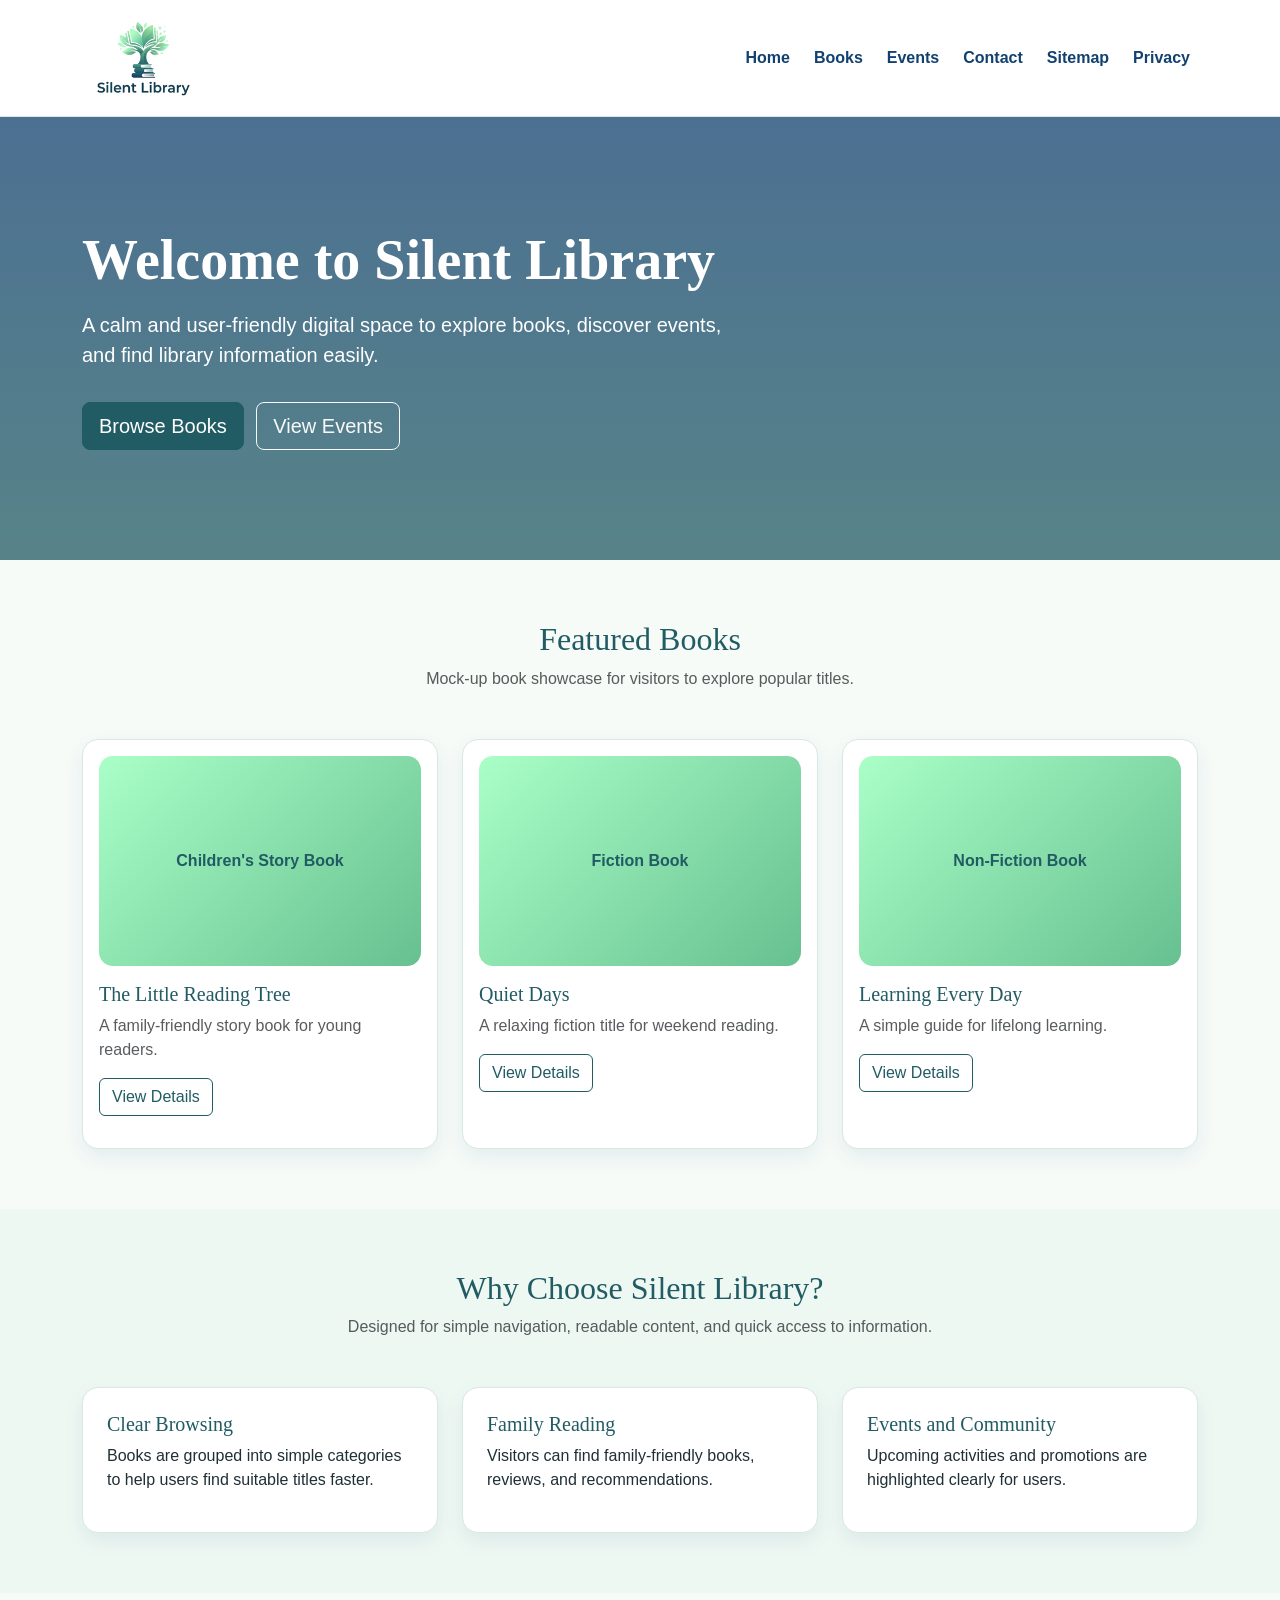
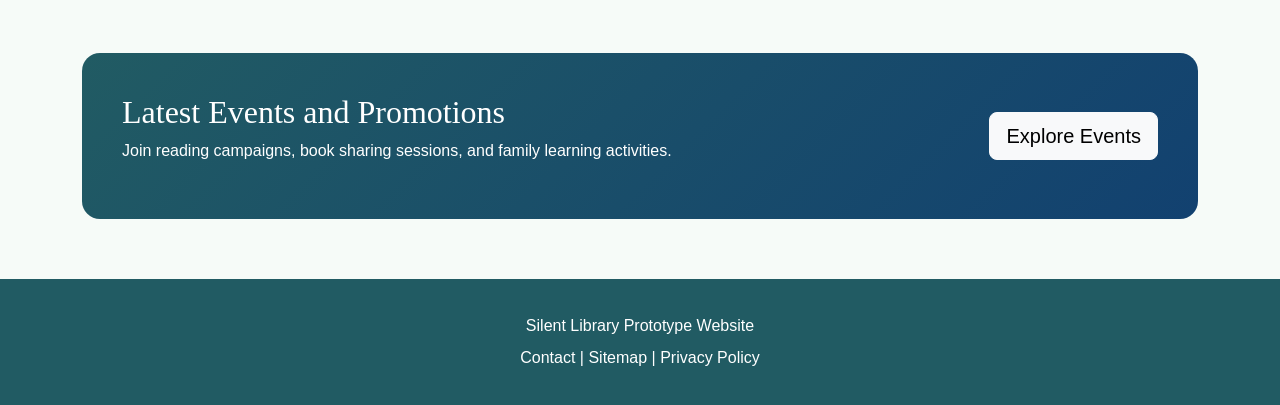
<file: index.html>
<!doctype html>
<html lang="en">
  <head>
    <meta charset="UTF-8" />
    <meta name="viewport" content="width=device-width, initial-scale=1.0" />
    <title>Silent Library | Home</title>
    <link
      href="https://cdn.jsdelivr.net/npm/bootstrap@5.3.3/dist/css/bootstrap.min.css"
      rel="stylesheet"
    />
    <link rel="stylesheet" href="css/style.css" />
  </head>
  <body>
    <!-- Header / Navigation -->
    <nav class="navbar navbar-expand-lg sticky-top">
      <div class="container">
        <a class="navbar-brand" href="index.html">
          <img
  src="images/SilentLibraryLogo.png"
  alt="Silent Library logo"
  height="40"
/>
          <span class="visually-hidden">Silent Library</span>
        </a>
        <div class="navbar-nav ms-auto flex-row flex-wrap gap-2">
          <a class="nav-link" href="index.html">Home</a>
          <a class="nav-link" href="books.html">Books</a>
          <a class="nav-link" href="events.html">Events</a>
          <a class="nav-link" href="contact.html">Contact</a>
          <a class="nav-link" href="sitemap.html">Sitemap</a>
          <a class="nav-link" href="privacy.html">Privacy</a>
        </div>
      </div>
    </nav>

    <!-- Hero Section -->
    <header class="hero-section">
      <div class="container">
        <div class="row align-items-center">
          <div class="col-lg-7">
            <h1 class="display-4 fw-bold">Welcome to Silent Library</h1>
            <p class="lead mt-3">
              A calm and user-friendly digital space to explore books, discover
              events, and find library information easily.
            </p>
            <a href="books.html" class="btn btn-main btn-lg mt-3 me-2"
              >Browse Books</a
            >
            <a href="events.html" class="btn btn-outline-light btn-lg mt-3"
              >View Events</a
            >
          </div>
        </div>
      </div>
    </header>

    <!-- Featured Books -->
    <section class="section-padding">
      <div class="container">
        <div class="text-center mb-5">
          <h2>Featured Books</h2>
          <p class="text-muted">
            Mock-up book showcase for visitors to explore popular titles.
          </p>
        </div>
        <div class="row g-4">
          <div class="col-md-4">
            <div class="card custom-card p-3">
              <div class="book-cover-box">Children's Story Book</div>
              <div class="card-body px-0">
                <h5>The Little Reading Tree</h5>
                <p class="text-muted">
                  A family-friendly story book for young readers.
                </p>
                <a href="book-details.html" class="btn btn-outline-main"
                  >View Details</a
                >
              </div>
            </div>
          </div>
          <div class="col-md-4">
            <div class="card custom-card p-3">
              <div class="book-cover-box">Fiction Book</div>
              <div class="card-body px-0">
                <h5>Quiet Days</h5>
                <p class="text-muted">
                  A relaxing fiction title for weekend reading.
                </p>
                <a href="book-details.html" class="btn btn-outline-main"
                  >View Details</a
                >
              </div>
            </div>
          </div>
          <div class="col-md-4">
            <div class="card custom-card p-3">
              <div class="book-cover-box">Non-Fiction Book</div>
              <div class="card-body px-0">
                <h5>Learning Every Day</h5>
                <p class="text-muted">A simple guide for lifelong learning.</p>
                <a href="book-details.html" class="btn btn-outline-main"
                  >View Details</a
                >
              </div>
            </div>
          </div>
        </div>
      </div>
    </section>

    <!-- Why Choose Us -->
    <section class="section-padding bg-soft">
      <div class="container">
        <div class="text-center mb-5">
          <h2>Why Choose Silent Library?</h2>
          <p class="text-muted">
            Designed for simple navigation, readable content, and quick access
            to information.
          </p>
        </div>
        <div class="row g-4">
          <div class="col-md-4">
            <div class="custom-card p-4 bg-white">
              <h5>Clear Browsing</h5>
              <p>
                Books are grouped into simple categories to help users find
                suitable titles faster.
              </p>
            </div>
          </div>
          <div class="col-md-4">
            <div class="custom-card p-4 bg-white">
              <h5>Family Reading</h5>
              <p>
                Visitors can find family-friendly books, reviews, and
                recommendations.
              </p>
            </div>
          </div>
          <div class="col-md-4">
            <div class="custom-card p-4 bg-white">
              <h5>Events and Community</h5>
              <p>
                Upcoming activities and promotions are highlighted clearly for
                users.
              </p>
            </div>
          </div>
        </div>
      </div>
    </section>

    <!-- Events Highlight -->
    <section class="section-padding">
      <div class="container">
        <div class="event-banner">
          <div class="row align-items-center">
            <div class="col-lg-8">
              <h2>Latest Events and Promotions</h2>
              <p>
                Join reading campaigns, book sharing sessions, and family
                learning activities.
              </p>
            </div>
            <div class="col-lg-4 text-lg-end">
              <a href="events.html" class="btn btn-light btn-lg"
                >Explore Events</a
              >
            </div>
          </div>
        </div>
      </div>
    </section>

    <!-- Footer -->
    <footer>
      <div class="container text-center">
        <p class="mb-2">Silent Library Prototype Website</p>
        <a href="contact.html">Contact</a> |
        <a href="sitemap.html">Sitemap</a> |
        <a href="privacy.html">Privacy Policy</a>
      </div>
    </footer>
  </body>
</html>
</file>
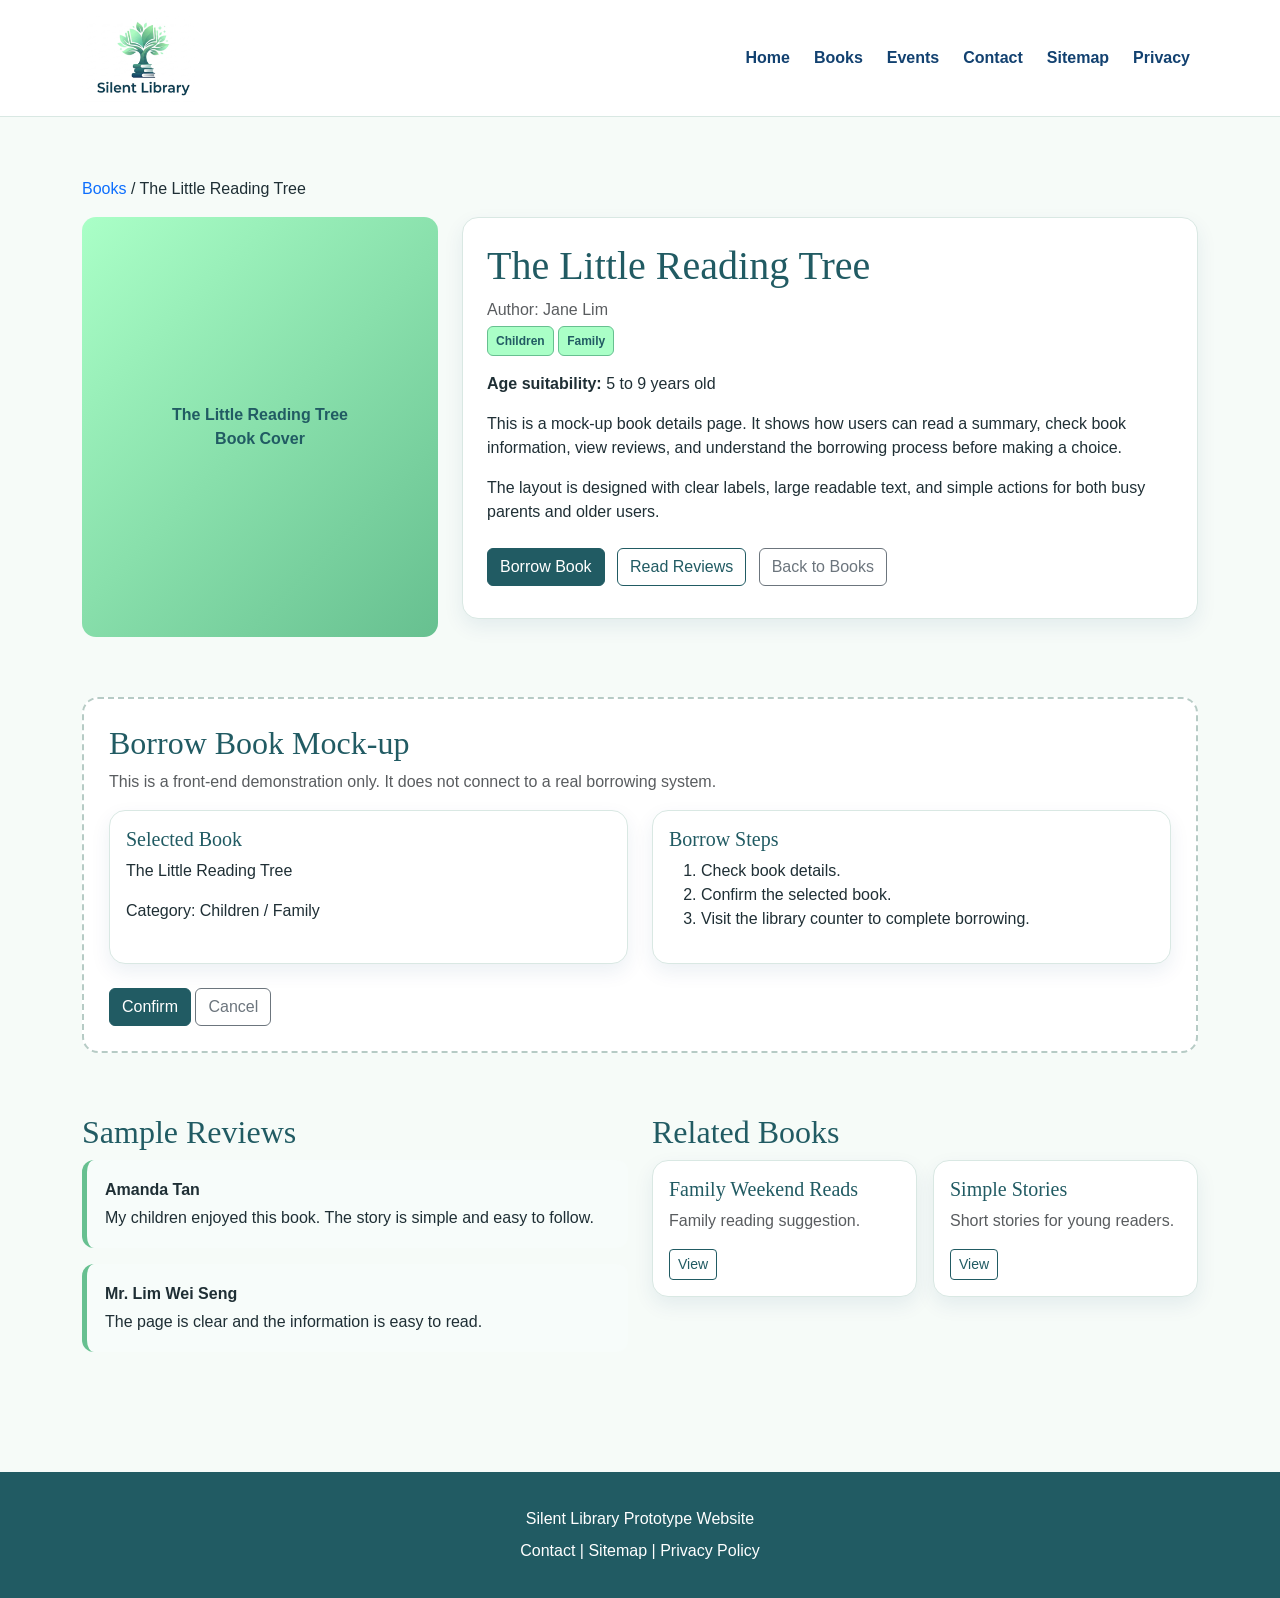
<file: book-details.html>
<!doctype html>
<html lang="en">
  <head>
    <meta charset="UTF-8" />
    <meta name="viewport" content="width=device-width, initial-scale=1.0" />
    <title>Silent Library | Book Details</title>
    <link
      href="https://cdn.jsdelivr.net/npm/bootstrap@5.3.3/dist/css/bootstrap.min.css"
      rel="stylesheet"
    />
    <link rel="stylesheet" href="css/style.css" />
  </head>
  <body>
    <nav class="navbar navbar-expand-lg sticky-top">
      <div class="container">
        <a class="navbar-brand" href="index.html">
          <img
            src="images/SilentLibraryLogo.png" alt="Silent Library logo"
            height="40"
          />
           
          <span class="visually-hidden">Silent Library</span>
        </a>
        <div class="navbar-nav ms-auto flex-row flex-wrap gap-2">
          <a class="nav-link" href="index.html">Home</a>
          <a class="nav-link" href="books.html">Books</a>
          <a class="nav-link" href="events.html">Events</a>
          <a class="nav-link" href="contact.html">Contact</a>
          <a class="nav-link" href="sitemap.html">Sitemap</a>
          <a class="nav-link" href="privacy.html">Privacy</a>
        </div>
      </div>
    </nav>

    <main class="section-padding">
      <div class="container">
        <p>
          <a href="books.html" class="text-decoration-none">Books</a> / The
          Little Reading Tree
        </p>
        <div class="row g-4 align-items-start">
          <div class="col-lg-4">
            <div class="book-cover-box" style="min-height: 420px">
              The Little Reading Tree<br />Book Cover
            </div>
          </div>
          <div class="col-lg-8">
            <div class="custom-card p-4 bg-white">
              <h1>The Little Reading Tree</h1>
              <p class="text-muted mb-1">Author: Jane Lim</p>
              <p>
                <span class="badge badge-category p-2">Children</span>
                <span class="badge badge-category p-2">Family</span>
              </p>
              <p><strong>Age suitability:</strong> 5 to 9 years old</p>
              <p>
                This is a mock-up book details page. It shows how users can read
                a summary, check book information, view reviews, and understand
                the borrowing process before making a choice.
              </p>
              <p>
                The layout is designed with clear labels, large readable text,
                and simple actions for both busy parents and older users.
              </p>
              <div class="mt-4">
                <a href="#borrow" class="btn btn-main me-2 mb-2">Borrow Book</a>
                <a href="#reviews" class="btn btn-outline-main me-2 mb-2"
                  >Read Reviews</a
                >
                <a href="books.html" class="btn btn-outline-secondary mb-2"
                  >Back to Books</a
                >
              </div>
            </div>
          </div>
        </div>

        <!-- Mock Borrow Panel -->
        <section id="borrow" class="section-padding pb-0">
          <div class="mock-box">
            <h2>Borrow Book Mock-up</h2>
            <p class="text-muted">
              This is a front-end demonstration only. It does not connect to a
              real borrowing system.
            </p>
            <div class="row g-4">
              <div class="col-md-6">
                <div class="custom-card p-3 bg-white">
                  <h5>Selected Book</h5>
                  <p>The Little Reading Tree</p>
                  <p>Category: Children / Family</p>
                </div>
              </div>
              <div class="col-md-6">
                <div class="custom-card p-3 bg-white">
                  <h5>Borrow Steps</h5>
                  <ol>
                    <li>Check book details.</li>
                    <li>Confirm the selected book.</li>
                    <li>Visit the library counter to complete borrowing.</li>
                  </ol>
                </div>
              </div>
            </div>
            <div class="mt-4">
              <button class="btn btn-main">Confirm</button>
              <button class="btn btn-outline-secondary">Cancel</button>
            </div>
          </div>
        </section>

        <!-- Reviews and Related Books -->
        <section id="reviews" class="section-padding">
          <div class="row g-4">
            <div class="col-lg-6">
              <h2>Sample Reviews</h2>
              <div class="review-box mb-3">
                <p class="mb-1"><strong>Amanda Tan</strong></p>
                <p class="mb-0">
                  My children enjoyed this book. The story is simple and easy to
                  follow.
                </p>
              </div>
              <div class="review-box">
                <p class="mb-1"><strong>Mr. Lim Wei Seng</strong></p>
                <p class="mb-0">
                  The page is clear and the information is easy to read.
                </p>
              </div>
            </div>
            <div class="col-lg-6">
              <h2>Related Books</h2>
              <div class="row g-3">
                <div class="col-md-6">
                  <div class="custom-card p-3 bg-white">
                    <h5>Family Weekend Reads</h5>
                    <p class="text-muted">Family reading suggestion.</p>
                    <a
                      href="book-details.html"
                      class="btn btn-outline-main btn-sm"
                      >View</a
                    >
                  </div>
                </div>
                <div class="col-md-6">
                  <div class="custom-card p-3 bg-white">
                    <h5>Simple Stories</h5>
                    <p class="text-muted">Short stories for young readers.</p>
                    <a
                      href="book-details.html"
                      class="btn btn-outline-main btn-sm"
                      >View</a
                    >
                  </div>
                </div>
              </div>
            </div>
          </div>
        </section>
      </div>
    </main>

    <footer>
      <div class="container text-center">
        <p class="mb-2">Silent Library Prototype Website</p>
        <a href="contact.html">Contact</a> |
        <a href="sitemap.html">Sitemap</a> |
        <a href="privacy.html">Privacy Policy</a>
      </div>
    </footer>
  </body>
</html>
</file>
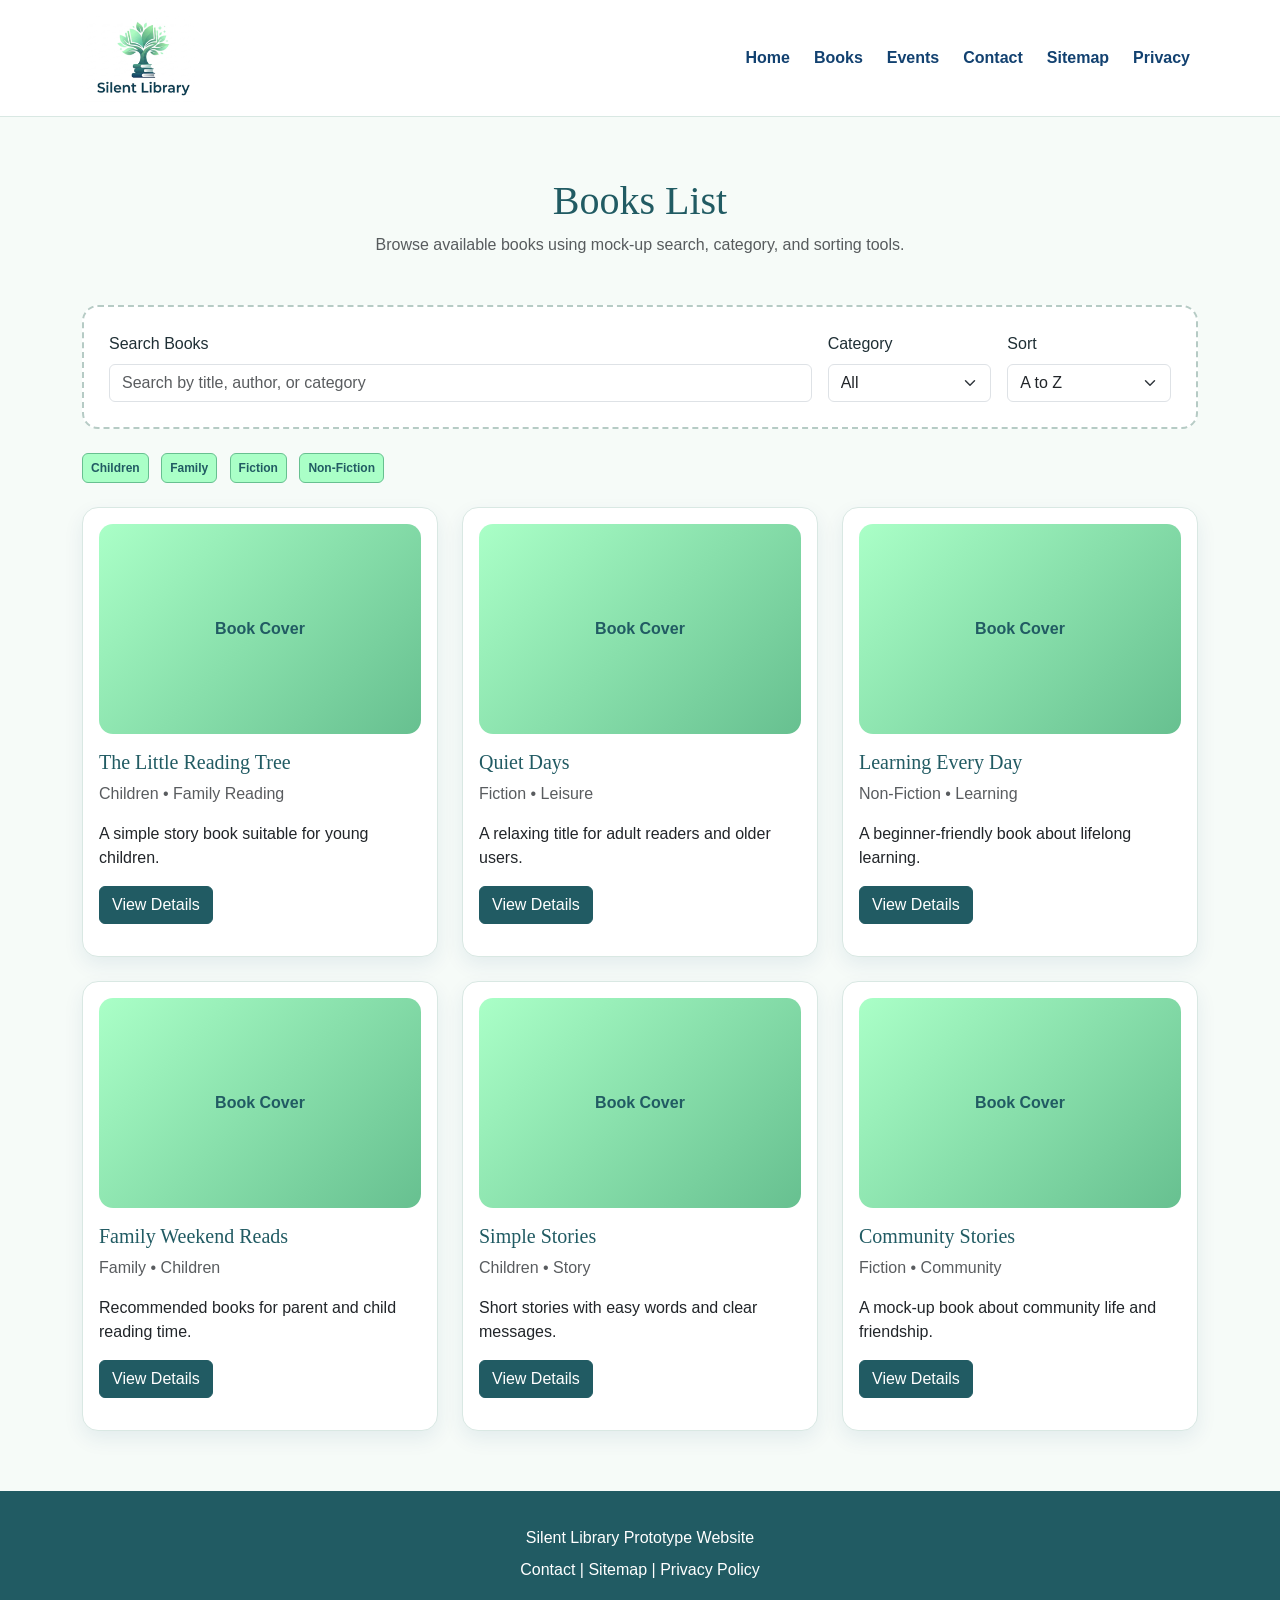
<file: books.html>
<!doctype html>
<html lang="en">
  <head>
    <meta charset="UTF-8" />
    <meta name="viewport" content="width=device-width, initial-scale=1.0" />
    <title>Silent Library | Books</title>
    <link
      href="https://cdn.jsdelivr.net/npm/bootstrap@5.3.3/dist/css/bootstrap.min.css"
      rel="stylesheet"
    />
    <link rel="stylesheet" href="css/style.css" />
  </head>
  <body>
    <nav class="navbar navbar-expand-lg sticky-top">
      <div class="container">
        <a class="navbar-brand" href="index.html">
         <img
            src="images/SilentLibraryLogo.png" 
           alt="Silent Library logo"
            height="40"
          />
          <span class="visually-hidden">Silent Library</span>
        </a>
        <div class="navbar-nav ms-auto flex-row flex-wrap gap-2">
          <a class="nav-link" href="index.html">Home</a>
          <a class="nav-link" href="books.html">Books</a>
          <a class="nav-link" href="events.html">Events</a>
          <a class="nav-link" href="contact.html">Contact</a>
          <a class="nav-link" href="sitemap.html">Sitemap</a>
          <a class="nav-link" href="privacy.html">Privacy</a>
        </div>
      </div>
    </nav>

    <main class="section-padding">
      <div class="container">
        <div class="text-center mb-5">
          <h1>Books List</h1>
          <p class="text-muted">
            Browse available books using mock-up search, category, and sorting
            tools.
          </p>
        </div>

        <!-- Mock-up Search Tools -->
        <div class="mock-box mb-4">
          <div class="row g-3">
            <div class="col-md-8">
              <label for="search" class="form-label">Search Books</label>
              <input
                type="text"
                class="form-control"
                id="search"
                placeholder="Search by title, author, or category"
              />
            </div>
            <div class="col-md-2">
              <label class="form-label">Category</label>
              <select class="form-select">
                <option>All</option>
                <option>Children</option>
                <option>Family</option>
                <option>Fiction</option>
                <option>Non-Fiction</option>
              </select>
            </div>
            <div class="col-md-2">
              <label class="form-label">Sort</label>
              <select class="form-select">
                <option>A to Z</option>
                <option>Newest</option>
                <option>Popular</option>
              </select>
            </div>
          </div>
        </div>

        <div class="mb-4">
          <span class="badge badge-category me-2 p-2">Children</span>
          <span class="badge badge-category me-2 p-2">Family</span>
          <span class="badge badge-category me-2 p-2">Fiction</span>
          <span class="badge badge-category me-2 p-2">Non-Fiction</span>
        </div>

        <!-- Book Cards -->
        <div class="row g-4">
          <div class="col-md-4">
            <div class="card custom-card p-3">
              <div class="book-cover-box">Book Cover</div>
              <div class="card-body px-0">
                <h5>The Little Reading Tree</h5>
                <p class="text-muted">Children • Family Reading</p>
                <p>A simple story book suitable for young children.</p>
                <a href="book-details.html" class="btn btn-main"
                  >View Details</a
                >
              </div>
            </div>
          </div>
          <div class="col-md-4">
            <div class="card custom-card p-3">
              <div class="book-cover-box">Book Cover</div>
              <div class="card-body px-0">
                <h5>Quiet Days</h5>
                <p class="text-muted">Fiction • Leisure</p>
                <p>A relaxing title for adult readers and older users.</p>
                <a href="book-details.html" class="btn btn-main"
                  >View Details</a
                >
              </div>
            </div>
          </div>
          <div class="col-md-4">
            <div class="card custom-card p-3">
              <div class="book-cover-box">Book Cover</div>
              <div class="card-body px-0">
                <h5>Learning Every Day</h5>
                <p class="text-muted">Non-Fiction • Learning</p>
                <p>A beginner-friendly book about lifelong learning.</p>
                <a href="book-details.html" class="btn btn-main"
                  >View Details</a
                >
              </div>
            </div>
          </div>
          <div class="col-md-4">
            <div class="card custom-card p-3">
              <div class="book-cover-box">Book Cover</div>
              <div class="card-body px-0">
                <h5>Family Weekend Reads</h5>
                <p class="text-muted">Family • Children</p>
                <p>Recommended books for parent and child reading time.</p>
                <a href="book-details.html" class="btn btn-main"
                  >View Details</a
                >
              </div>
            </div>
          </div>
          <div class="col-md-4">
            <div class="card custom-card p-3">
              <div class="book-cover-box">Book Cover</div>
              <div class="card-body px-0">
                <h5>Simple Stories</h5>
                <p class="text-muted">Children • Story</p>
                <p>Short stories with easy words and clear messages.</p>
                <a href="book-details.html" class="btn btn-main"
                  >View Details</a
                >
              </div>
            </div>
          </div>
          <div class="col-md-4">
            <div class="card custom-card p-3">
              <div class="book-cover-box">Book Cover</div>
              <div class="card-body px-0">
                <h5>Community Stories</h5>
                <p class="text-muted">Fiction • Community</p>
                <p>A mock-up book about community life and friendship.</p>
                <a href="book-details.html" class="btn btn-main"
                  >View Details</a
                >
              </div>
            </div>
          </div>
        </div>
      </div>
    </main>

    <footer>
      <div class="container text-center">
        <p class="mb-2">Silent Library Prototype Website</p>
        <a href="contact.html">Contact</a> |
        <a href="sitemap.html">Sitemap</a> |
        <a href="privacy.html">Privacy Policy</a>
      </div>
    </footer>
  </body>
</html>
</file>
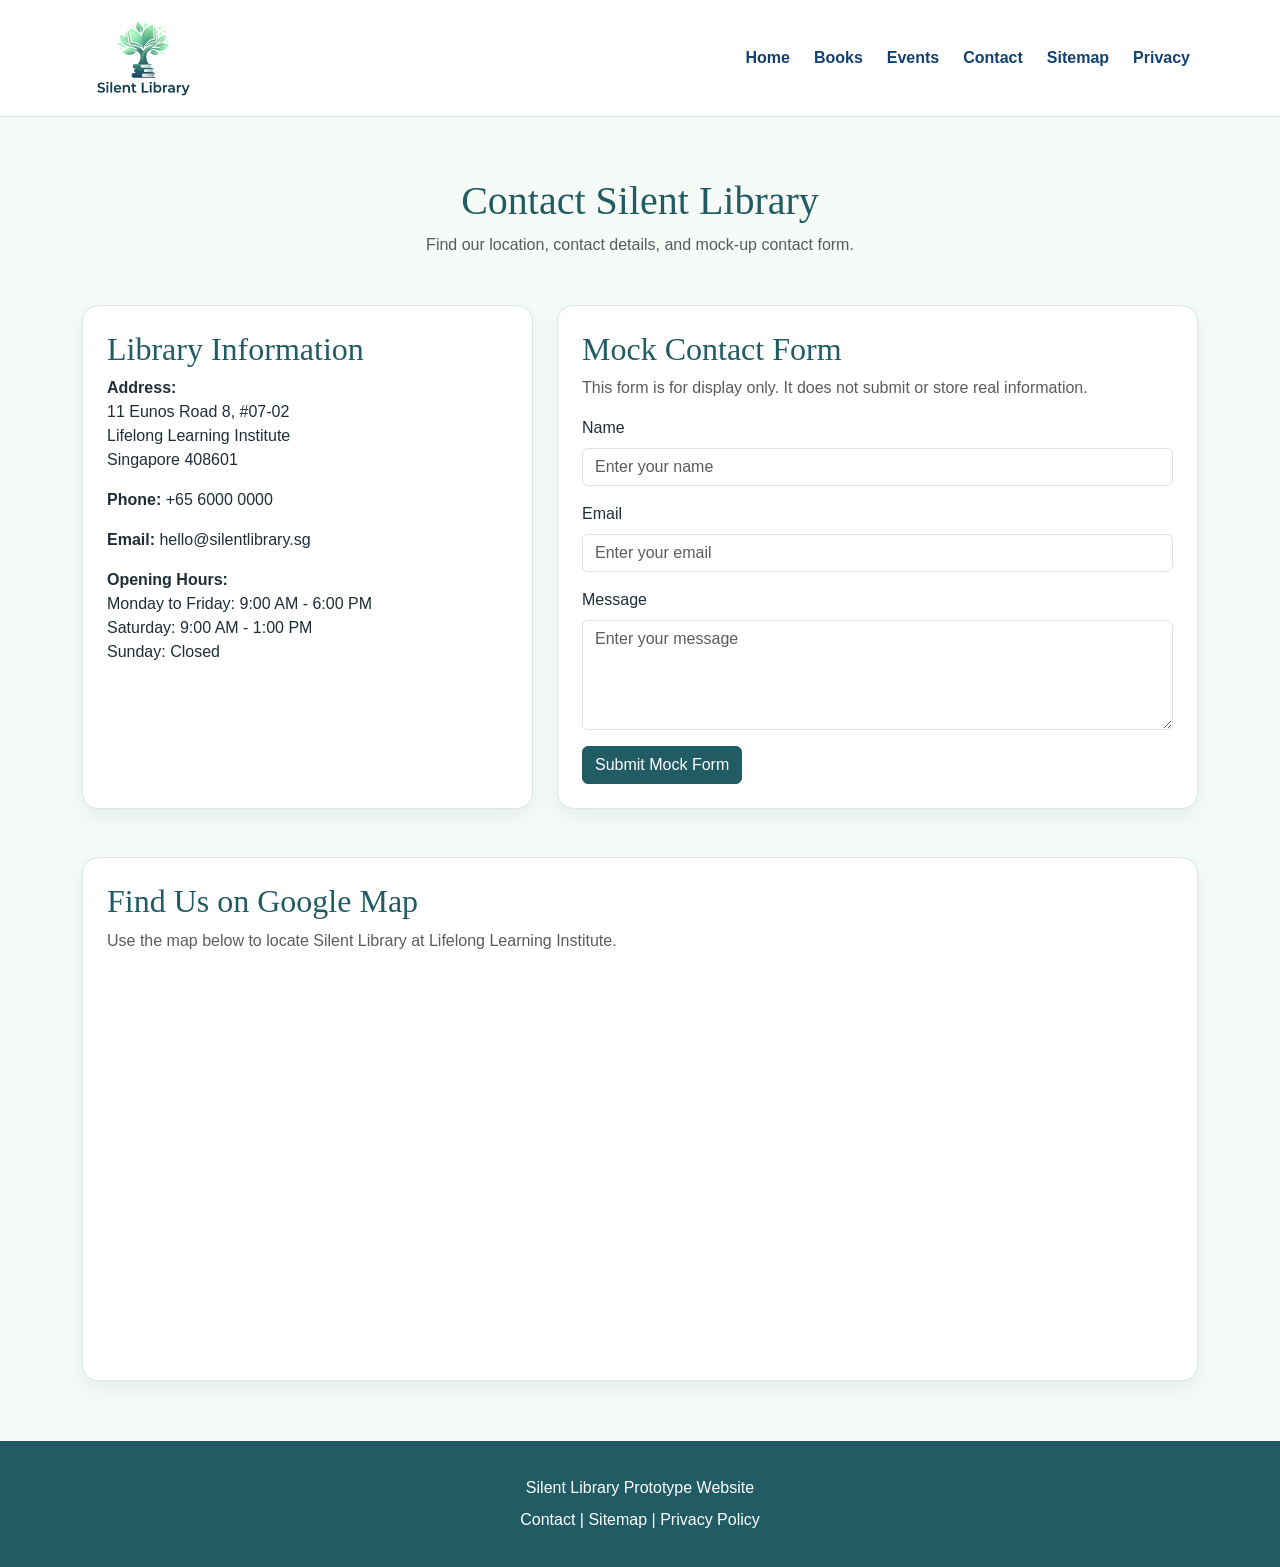
<file: contact.html>
<!doctype html>
<html lang="en">
  <head>
    <meta charset="UTF-8" />
    <meta name="viewport" content="width=device-width, initial-scale=1.0" />
    <title>Silent Library | Contact</title>
    <link
      href="https://cdn.jsdelivr.net/npm/bootstrap@5.3.3/dist/css/bootstrap.min.css"
      rel="stylesheet"
    />
    <link rel="stylesheet" href="css/style.css" />
  </head>
  <body>
    <nav class="navbar navbar-expand-lg sticky-top">
      <div class="container">
        <a class="navbar-brand" href="index.html">
          <img
            src="images/SilentLibraryLogo.png"
            alt="Silent Library logo"
            height="40"
          />
          <span class="visually-hidden">Silent Library</span>
        </a>
        <div class="navbar-nav ms-auto flex-row flex-wrap gap-2">
          <a class="nav-link" href="index.html">Home</a>
          <a class="nav-link" href="books.html">Books</a>
          <a class="nav-link" href="events.html">Events</a>
          <a class="nav-link" href="contact.html">Contact</a>
          <a class="nav-link" href="sitemap.html">Sitemap</a>
          <a class="nav-link" href="privacy.html">Privacy</a>
        </div>
      </div>
    </nav>

    <main class="section-padding">
      <div class="container">
        <div class="text-center mb-5">
          <h1>Contact Silent Library</h1>
          <p class="text-muted">
            Find our location, contact details, and mock-up contact form.
          </p>
        </div>

        <div class="row g-4 mb-5">
          <div class="col-lg-5">
            <div class="custom-card p-4 bg-white h-100">
              <h2>Library Information</h2>
              <p>
                <strong>Address:</strong><br />11 Eunos Road 8, #07-02<br />Lifelong
                Learning Institute<br />Singapore 408601
              </p>
              <p><strong>Phone:</strong> +65 6000 0000</p>
              <p><strong>Email:</strong> hello@silentlibrary.sg</p>
              <p>
                <strong>Opening Hours:</strong><br />Monday to Friday: 9:00 AM -
                6:00 PM<br />Saturday: 9:00 AM - 1:00 PM<br />Sunday: Closed
              </p>
            </div>
          </div>

          <div class="col-lg-7">
            <div class="custom-card p-4 bg-white h-100">
              <h2>Mock Contact Form</h2>
              <p class="text-muted">
                This form is for display only. It does not submit or store real
                information.
              </p>
              <form>
                <div class="mb-3">
                  <label for="name" class="form-label">Name</label>
                  <input
                    type="text"
                    class="form-control"
                    id="name"
                    placeholder="Enter your name"
                  />
                </div>
                <div class="mb-3">
                  <label for="email" class="form-label">Email</label>
                  <input
                    type="email"
                    class="form-control"
                    id="email"
                    placeholder="Enter your email"
                  />
                </div>
                <div class="mb-3">
                  <label for="message" class="form-label">Message</label>
                  <textarea
                    class="form-control"
                    id="message"
                    rows="4"
                    placeholder="Enter your message"
                  ></textarea>
                </div>
                <button type="button" class="btn btn-main">
                  Submit Mock Form
                </button>
              </form>
            </div>
          </div>
        </div>

        <!-- Google Map -->
        <div class="custom-card p-4 bg-white">
          <h2>Find Us on Google Map</h2>
          <p class="text-muted">
            Use the map below to locate Silent Library at Lifelong Learning
            Institute.
          </p>
          <iframe
            class="map-frame"
            loading="lazy"
            allowfullscreen
            referrerpolicy="no-referrer-when-downgrade"
            src="https://www.google.com/maps?q=11%20Eunos%20Road%208%20%2307-02%20Lifelong%20Learning%20Institute%20Singapore%20408601&output=embed"
          >
          </iframe>
        </div>
      </div>
    </main>

    <footer>
      <div class="container text-center">
        <p class="mb-2">Silent Library Prototype Website</p>
        <a href="contact.html">Contact</a> |
        <a href="sitemap.html">Sitemap</a> |
        <a href="privacy.html">Privacy Policy</a>
      </div>
    </footer>
  </body>
</html>
</file>
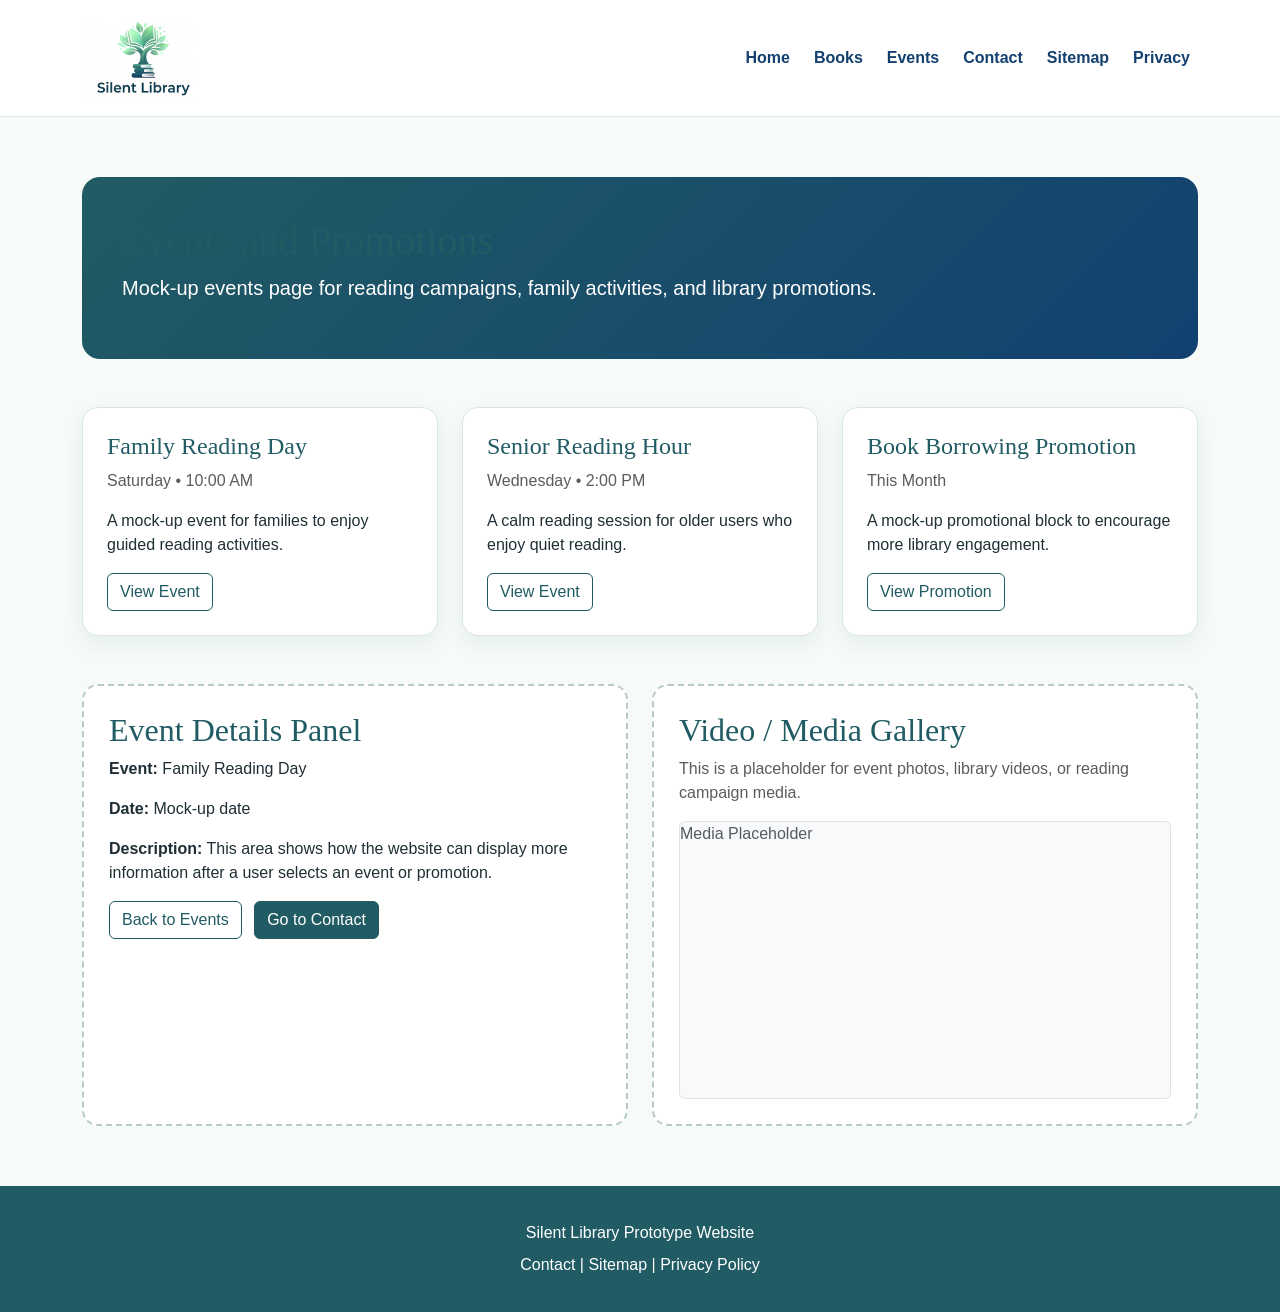
<file: events.html>
<!doctype html>
<html lang="en">
  <head>
    <meta charset="UTF-8" />
    <meta name="viewport" content="width=device-width, initial-scale=1.0" />
    <title>Silent Library | Events</title>
    <link
      href="https://cdn.jsdelivr.net/npm/bootstrap@5.3.3/dist/css/bootstrap.min.css"
      rel="stylesheet"
    />
    <link rel="stylesheet" href="css/style.css" />
  </head>
  <body>
    <nav class="navbar navbar-expand-lg sticky-top">
      <div class="container">
        <a class="navbar-brand" href="index.html">
          <img
            src="images/SilentLibraryLogo.png"
            alt="Silent Library logo"
            height="40"
          />
          <span class="visually-hidden">Silent Library</span>
        </a>
        <div class="navbar-nav ms-auto flex-row flex-wrap gap-2">
          <a class="nav-link" href="index.html">Home</a>
          <a class="nav-link" href="books.html">Books</a>
          <a class="nav-link" href="events.html">Events</a>
          <a class="nav-link" href="contact.html">Contact</a>
          <a class="nav-link" href="sitemap.html">Sitemap</a>
          <a class="nav-link" href="privacy.html">Privacy</a>
        </div>
      </div>
    </nav>

    <main class="section-padding">
      <div class="container">
        <div class="event-banner mb-5">
          <h1>Events and Promotions</h1>
          <p class="lead">
            Mock-up events page for reading campaigns, family activities, and
            library promotions.
          </p>
        </div>

        <div class="row g-4 mb-5">
          <div class="col-md-4">
            <div class="custom-card p-4 bg-white">
              <h4>Family Reading Day</h4>
              <p class="text-muted">Saturday • 10:00 AM</p>
              <p>
                A mock-up event for families to enjoy guided reading activities.
              </p>
              <a href="#event-details" class="btn btn-outline-main"
                >View Event</a
              >
            </div>
          </div>
          <div class="col-md-4">
            <div class="custom-card p-4 bg-white">
              <h4>Senior Reading Hour</h4>
              <p class="text-muted">Wednesday • 2:00 PM</p>
              <p>
                A calm reading session for older users who enjoy quiet reading.
              </p>
              <a href="#event-details" class="btn btn-outline-main"
                >View Event</a
              >
            </div>
          </div>
          <div class="col-md-4">
            <div class="custom-card p-4 bg-white">
              <h4>Book Borrowing Promotion</h4>
              <p class="text-muted">This Month</p>
              <p>
                A mock-up promotional block to encourage more library
                engagement.
              </p>
              <a href="#event-details" class="btn btn-outline-main"
                >View Promotion</a
              >
            </div>
          </div>
        </div>

        <section id="event-details" class="row g-4">
          <div class="col-lg-6">
            <div class="mock-box h-100">
              <h2>Event Details Panel</h2>
              <p><strong>Event:</strong> Family Reading Day</p>
              <p><strong>Date:</strong> Mock-up date</p>
              <p>
                <strong>Description:</strong> This area shows how the website
                can display more information after a user selects an event or
                promotion.
              </p>
              <a href="events.html" class="btn btn-outline-main me-2"
                >Back to Events</a
              >
              <a href="contact.html" class="btn btn-main">Go to Contact</a>
            </div>
          </div>
          <div class="col-lg-6">
            <div class="mock-box h-100">
              <h2>Video / Media Gallery</h2>
              <p class="text-muted">
                This is a placeholder for event photos, library videos, or
                reading campaign media.
              </p>
              <div
                class="ratio ratio-16x9 bg-light border rounded d-flex align-items-center justify-content-center"
              >
                <p class="m-0 text-muted">Media Placeholder</p>
              </div>
            </div>
          </div>
        </section>
      </div>
    </main>

    <footer>
      <div class="container text-center">
        <p class="mb-2">Silent Library Prototype Website</p>
        <a href="contact.html">Contact</a> |
        <a href="sitemap.html">Sitemap</a> |
        <a href="privacy.html">Privacy Policy</a>
      </div>
    </footer>
  </body>
</html>
</file>
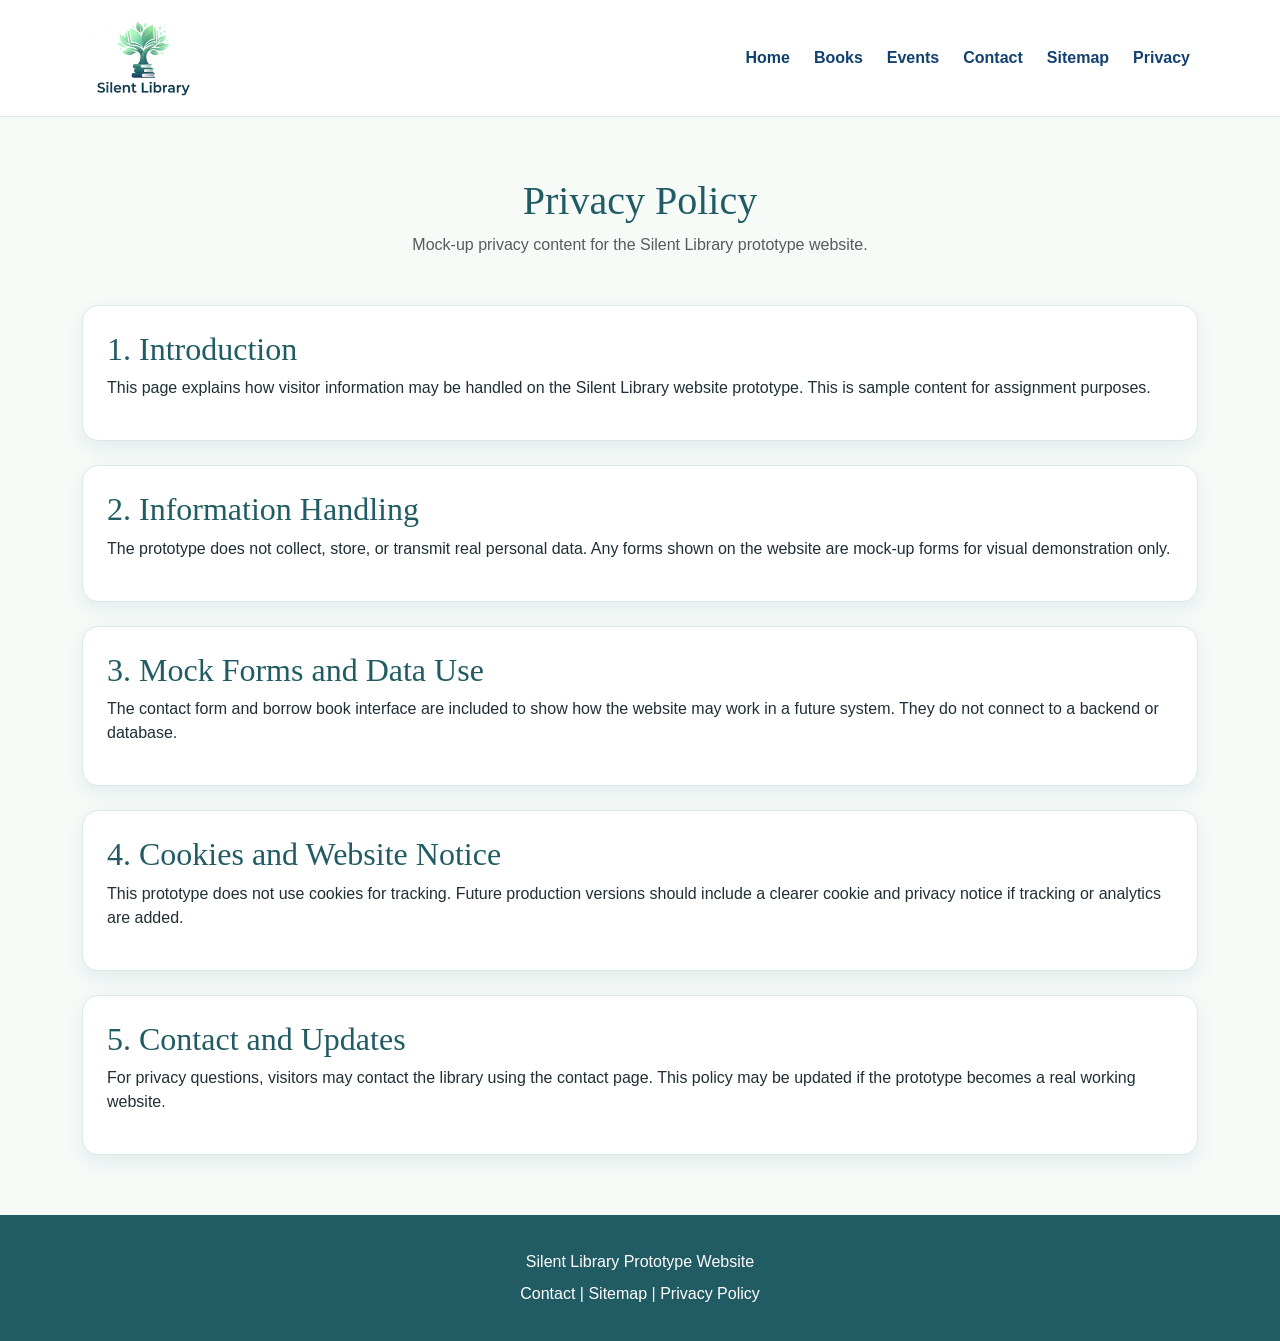
<file: privacy.html>
<!doctype html>
<html lang="en">
  <head>
    <meta charset="UTF-8" />
    <meta name="viewport" content="width=device-width, initial-scale=1.0" />
    <title>Silent Library | Privacy Policy</title>
    <link
      href="https://cdn.jsdelivr.net/npm/bootstrap@5.3.3/dist/css/bootstrap.min.css"
      rel="stylesheet"
    />
    <link rel="stylesheet" href="css/style.css" />
  </head>
  <body>
    <nav class="navbar navbar-expand-lg sticky-top">
      <div class="container">
        <a class="navbar-brand" href="index.html">
          <img
            src="images/SilentLibraryLogo.png"
            alt="Silent Library logo"
            height="40"
          />
          <span class="visually-hidden">Silent Library</span>
        </a>
        <div class="navbar-nav ms-auto flex-row flex-wrap gap-2">
          <a class="nav-link" href="index.html">Home</a>
          <a class="nav-link" href="books.html">Books</a>
          <a class="nav-link" href="events.html">Events</a>
          <a class="nav-link" href="contact.html">Contact</a>
          <a class="nav-link" href="sitemap.html">Sitemap</a>
          <a class="nav-link" href="privacy.html">Privacy</a>
        </div>
      </div>
    </nav>

    <main class="section-padding">
      <div class="container">
        <div class="text-center mb-5">
          <h1>Privacy Policy</h1>
          <p class="text-muted">
            Mock-up privacy content for the Silent Library prototype website.
          </p>
        </div>

        <div class="custom-card p-4 bg-white mb-4">
          <h2>1. Introduction</h2>
          <p>
            This page explains how visitor information may be handled on the
            Silent Library website prototype. This is sample content for
            assignment purposes.
          </p>
        </div>

        <div class="custom-card p-4 bg-white mb-4">
          <h2>2. Information Handling</h2>
          <p>
            The prototype does not collect, store, or transmit real personal
            data. Any forms shown on the website are mock-up forms for visual
            demonstration only.
          </p>
        </div>

        <div class="custom-card p-4 bg-white mb-4">
          <h2>3. Mock Forms and Data Use</h2>
          <p>
            The contact form and borrow book interface are included to show how
            the website may work in a future system. They do not connect to a
            backend or database.
          </p>
        </div>

        <div class="custom-card p-4 bg-white mb-4">
          <h2>4. Cookies and Website Notice</h2>
          <p>
            This prototype does not use cookies for tracking. Future production
            versions should include a clearer cookie and privacy notice if
            tracking or analytics are added.
          </p>
        </div>

        <div class="custom-card p-4 bg-white">
          <h2>5. Contact and Updates</h2>
          <p>
            For privacy questions, visitors may contact the library using the
            contact page. This policy may be updated if the prototype becomes a
            real working website.
          </p>
        </div>
      </div>
    </main>

    <footer>
      <div class="container text-center">
        <p class="mb-2">Silent Library Prototype Website</p>
        <a href="contact.html">Contact</a> |
        <a href="sitemap.html">Sitemap</a> |
        <a href="privacy.html">Privacy Policy</a>
      </div>
    </footer>
  </body>
</html>
</file>
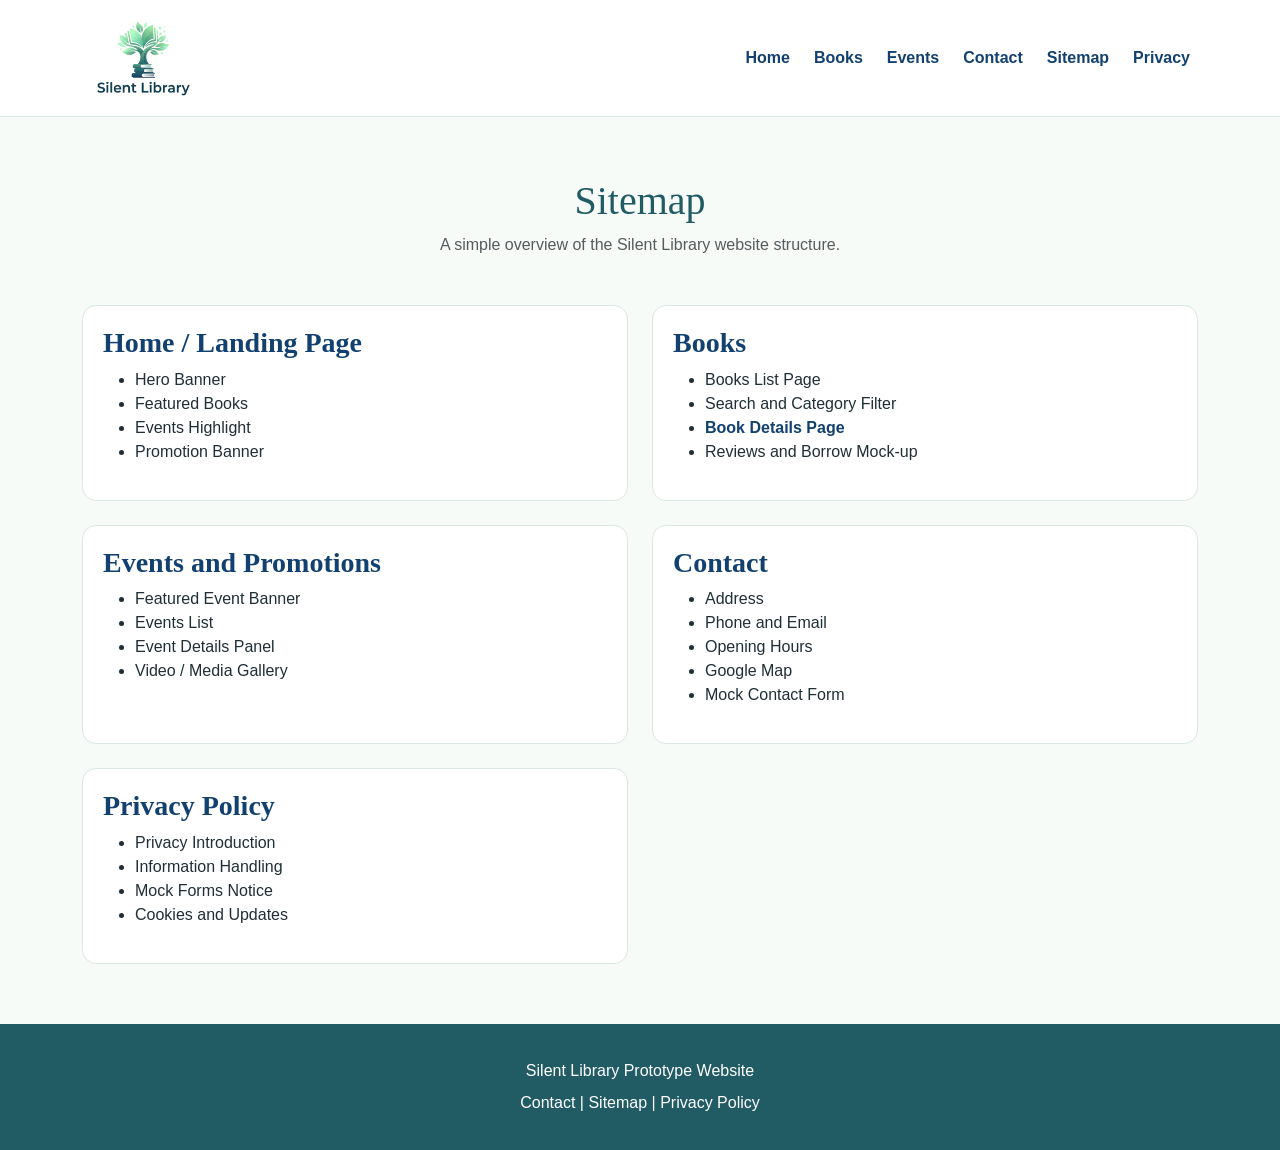
<file: sitemap.html>
<!doctype html>
<html lang="en">
  <head>
    <meta charset="UTF-8" />
    <meta name="viewport" content="width=device-width, initial-scale=1.0" />
    <title>Silent Library | Sitemap</title>
    <link
      href="https://cdn.jsdelivr.net/npm/bootstrap@5.3.3/dist/css/bootstrap.min.css"
      rel="stylesheet"
    />
    <link rel="stylesheet" href="css/style.css" />
  </head>
  <body>
    <nav class="navbar navbar-expand-lg sticky-top">
      <div class="container">
        <a class="navbar-brand" href="index.html">
          <img
            src="images/SilentLibraryLogo.png"
            alt="Silent Library logo"
            height="40"
          />
          <span class="visually-hidden">Silent Library</span>
        </a>
        <div class="navbar-nav ms-auto flex-row flex-wrap gap-2">
          <a class="nav-link" href="index.html">Home</a>
          <a class="nav-link" href="books.html">Books</a>
          <a class="nav-link" href="events.html">Events</a>
          <a class="nav-link" href="contact.html">Contact</a>
          <a class="nav-link" href="sitemap.html">Sitemap</a>
          <a class="nav-link" href="privacy.html">Privacy</a>
        </div>
      </div>
    </nav>

    <main class="section-padding">
      <div class="container">
        <div class="text-center mb-5">
          <h1>Sitemap</h1>
          <p class="text-muted">
            A simple overview of the Silent Library website structure.
          </p>
        </div>

        <div class="row g-4">
          <div class="col-md-6">
            <div class="sitemap-box h-100">
              <h3><a href="index.html">Home / Landing Page</a></h3>
              <ul>
                <li>Hero Banner</li>
                <li>Featured Books</li>
                <li>Events Highlight</li>
                <li>Promotion Banner</li>
              </ul>
            </div>
          </div>
          <div class="col-md-6">
            <div class="sitemap-box h-100">
              <h3><a href="books.html">Books</a></h3>
              <ul>
                <li>Books List Page</li>
                <li>Search and Category Filter</li>
                <li><a href="book-details.html">Book Details Page</a></li>
                <li>Reviews and Borrow Mock-up</li>
              </ul>
            </div>
          </div>
          <div class="col-md-6">
            <div class="sitemap-box h-100">
              <h3><a href="events.html">Events and Promotions</a></h3>
              <ul>
                <li>Featured Event Banner</li>
                <li>Events List</li>
                <li>Event Details Panel</li>
                <li>Video / Media Gallery</li>
              </ul>
            </div>
          </div>
          <div class="col-md-6">
            <div class="sitemap-box h-100">
              <h3><a href="contact.html">Contact</a></h3>
              <ul>
                <li>Address</li>
                <li>Phone and Email</li>
                <li>Opening Hours</li>
                <li>Google Map</li>
                <li>Mock Contact Form</li>
              </ul>
            </div>
          </div>
          <div class="col-md-6">
            <div class="sitemap-box h-100">
              <h3><a href="privacy.html">Privacy Policy</a></h3>
              <ul>
                <li>Privacy Introduction</li>
                <li>Information Handling</li>
                <li>Mock Forms Notice</li>
                <li>Cookies and Updates</li>
              </ul>
            </div>
          </div>
        </div>
      </div>
    </main>

    <footer>
      <div class="container text-center">
        <p class="mb-2">Silent Library Prototype Website</p>
        <a href="contact.html">Contact</a> |
        <a href="sitemap.html">Sitemap</a> |
        <a href="privacy.html">Privacy Policy</a>
      </div>
    </footer>
  </body>
</html>
</file>
<file: css/style.css>
/* Silent Library Website
   Beginner-friendly custom CSS
   Bootstrap handles most layout. This file only adds colours and small styling.
*/

:root {
  --mint: #aaffc7;
  --green: #67c090;
  --teal: #215b63;
  --navy: #124170;
  --light: #f6fbf8;
  --dark: #1f2f35;
}

body {
  font-family: Arial, Helvetica, sans-serif;
  color: var(--dark);
  background-color: var(--light);
}

h1,
h2,
h3,
h4,
h5 {
  font-family: Georgia, "Times New Roman", serif;
  color: var(--teal);
}

/* Navbar */
.navbar {
  background-color: white;
  border-bottom: 1px solid #d9e8e3;
}

.navbar-brand {
  color: var(--teal) !important;
  font-weight: bold;
  font-family: Georgia, "Times New Roman", serif;
}

.navbar-brand img {
  height: 90px;
}

.nav-link {
  color: var(--navy) !important;
  font-weight: 600;
}

.nav-link:hover {
  color: var(--teal) !important;
  text-decoration: underline;
}

/* Hero section */
.hero-section {
  background:
    linear-gradient(rgba(18, 65, 112, 0.75), rgba(33, 91, 99, 0.75)),
    url("https://images.unsplash.com/photo-1521587760476-6c12a4b040da?auto=format&fit=crop&w=1600&q=80");
  background-size: cover;
  background-position: center;
  color: white;
  padding: 110px 0;
}

.hero-section h1,
.hero-section p {
  color: white;
}

.section-padding {
  padding: 60px 0;
}

.bg-soft {
  background-color: #eef8f3;
}

/* Cards */
.custom-card {
  border: 1px solid #d9e8e3;
  border-radius: 16px;
  box-shadow: 0 8px 20px rgba(18, 65, 112, 0.08);
  height: 100%;
}

.book-cover-box {
  min-height: 210px;
  background: linear-gradient(135deg, var(--mint), var(--green));
  border-radius: 14px;
  display: flex;
  align-items: center;
  justify-content: center;
  color: var(--teal);
  font-weight: bold;
  text-align: center;
  padding: 20px;
}

.event-banner {
  background: linear-gradient(135deg, var(--teal), var(--navy));
  color: white;
  border-radius: 18px;
  padding: 40px;
}

.event-banner h2,
.event-banner p {
  color: white;
}

.badge-category {
  background-color: var(--mint);
  color: var(--teal);
  border: 1px solid var(--green);
}

.btn-main {
  background-color: var(--teal);
  border-color: var(--teal);
  color: white;
}

.btn-main:hover {
  background-color: var(--navy);
  border-color: var(--navy);
  color: white;
}

.btn-outline-main {
  border-color: var(--teal);
  color: var(--teal);
}

.btn-outline-main:hover {
  background-color: var(--teal);
  color: white;
}

/* Mock-up boxes */
.mock-box {
  border: 2px dashed #b6cbc5;
  border-radius: 16px;
  background-color: white;
  padding: 25px;
}

.review-box {
  border-left: 5px solid var(--green);
  background-color: #f7fcfa;
  padding: 18px;
  border-radius: 12px;
}

/* Contact map */
.map-frame {
  width: 100%;
  min-height: 380px;
  border: 0;
  border-radius: 16px;
}

/* Sitemap */
.sitemap-box {
  border: 1px solid #d9e8e3;
  border-radius: 14px;
  padding: 20px;
  background-color: white;
}

.sitemap-box a {
  color: var(--navy);
  font-weight: 600;
  text-decoration: none;
}

.sitemap-box a:hover {
  text-decoration: underline;
}

/* Footer */
footer {
  background-color: var(--teal);
  color: white;
  padding: 35px 0;
}

footer a {
  color: white;
  text-decoration: none;
}

footer a:hover {
  text-decoration: underline;
}

/* Responsive helper */
@media (max-width: 768px) {
  .hero-section {
    padding: 70px 0;
  }

  .event-banner {
    padding: 25px;
  }
}
</file>
